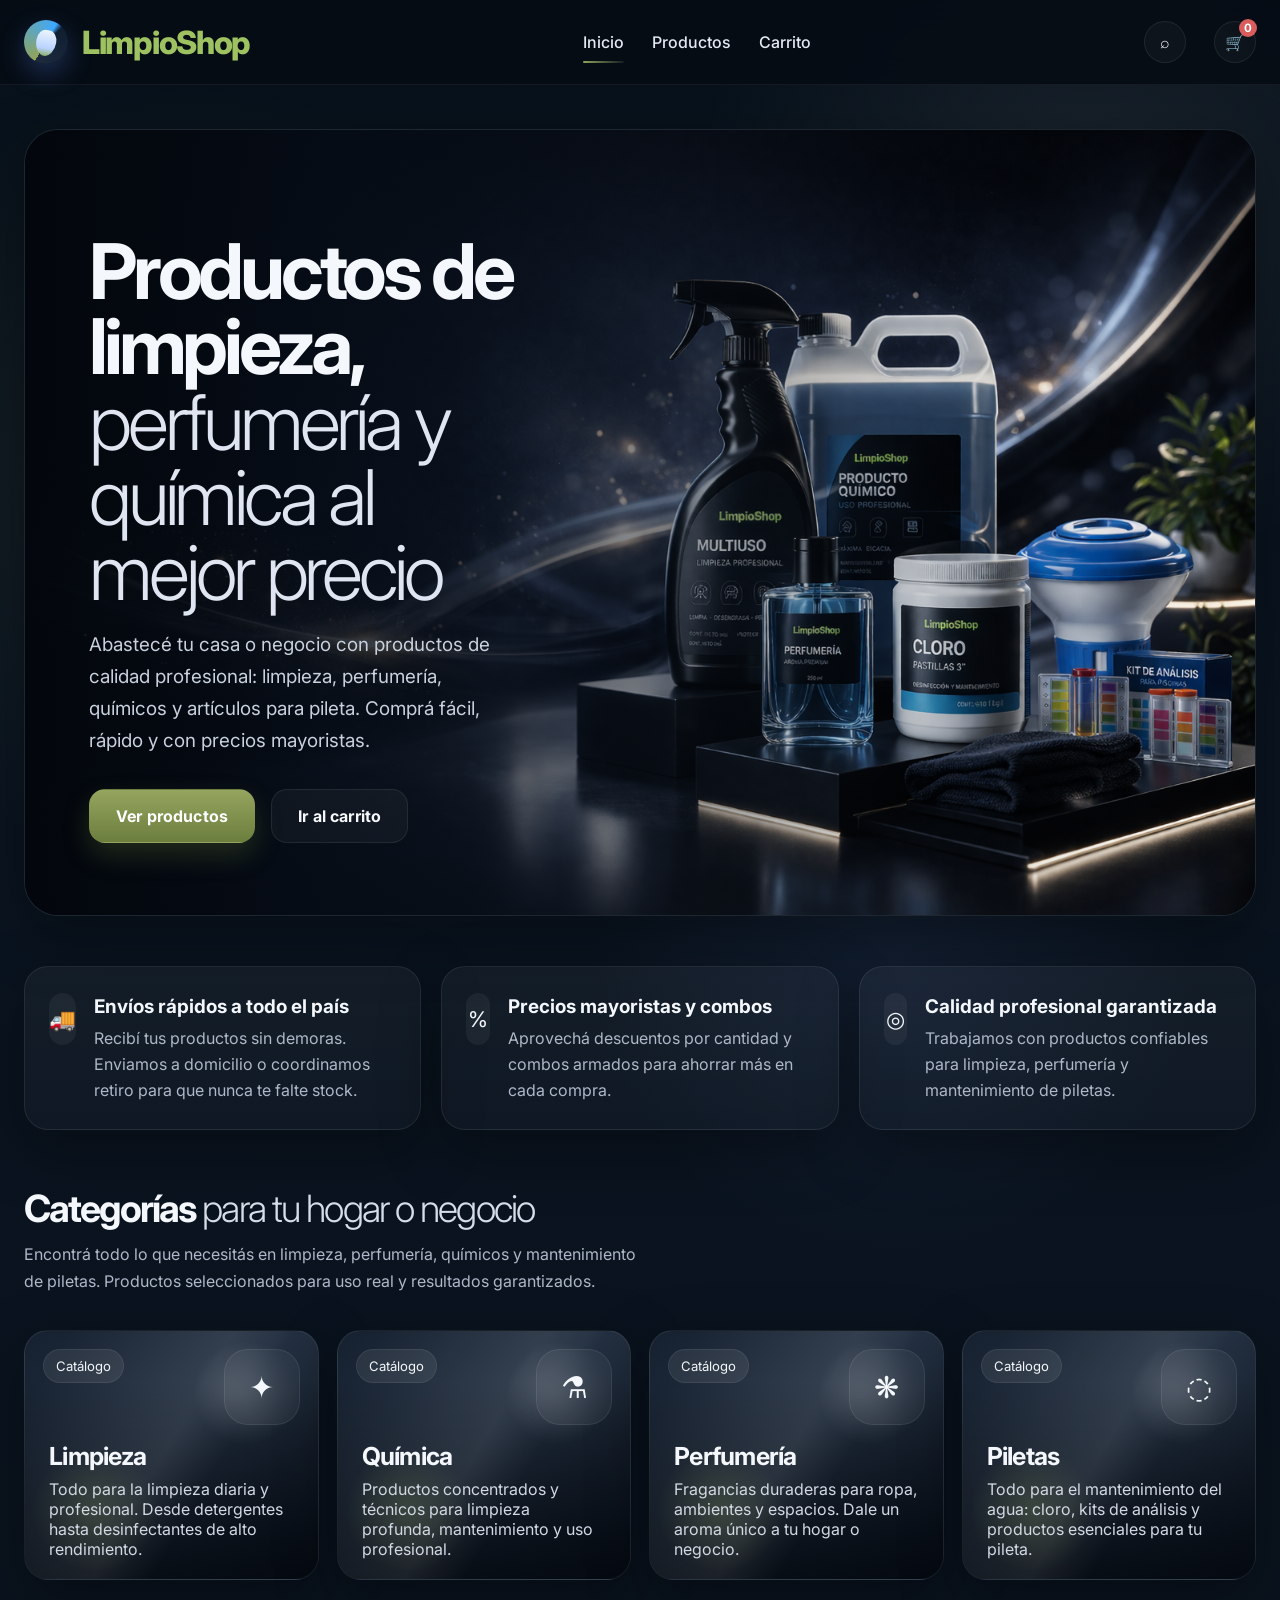
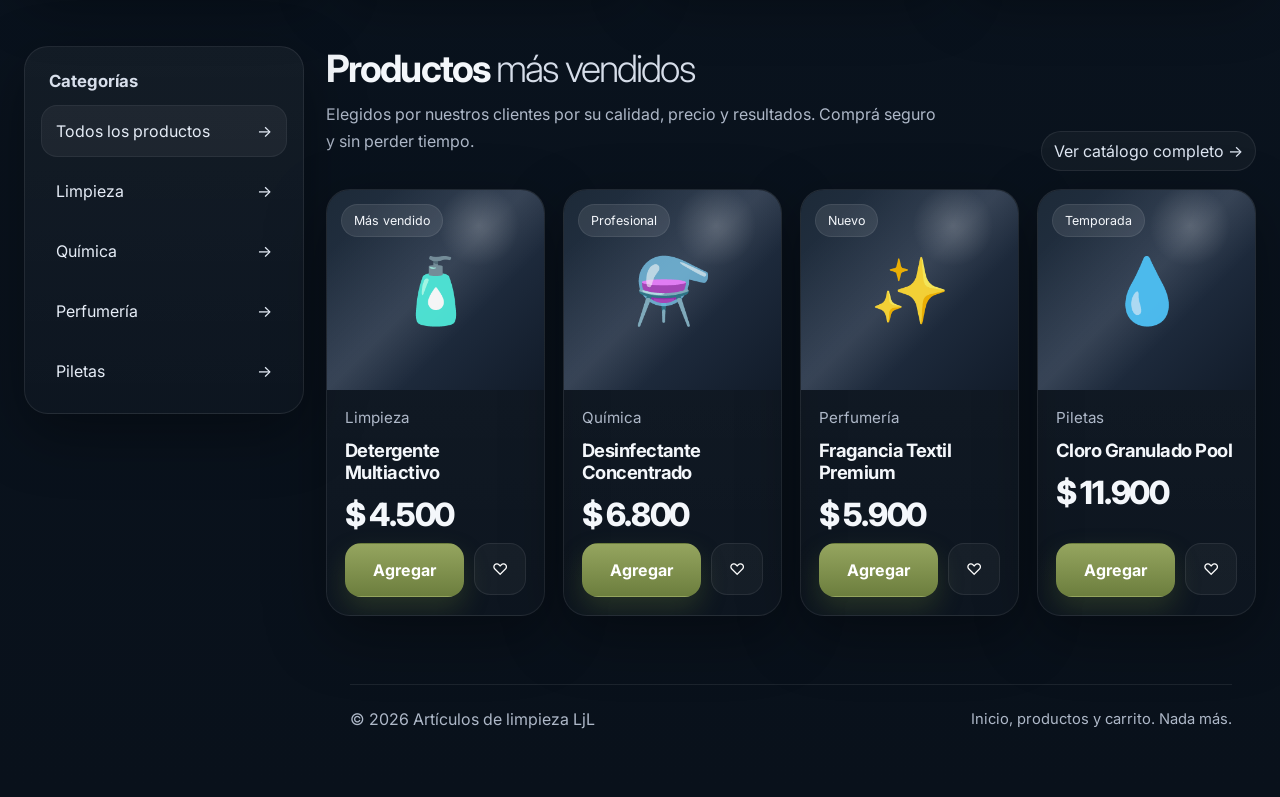
<file: index.html>
<!DOCTYPE html>
<html lang="es">
<head>
  <meta charset="UTF-8" />
  <meta name="viewport" content="width=device-width, initial-scale=1.0" />
  <title>Artículos de limpieza LjL | Inicio</title>
  <link rel="preconnect" href="https://fonts.googleapis.com">
  <link rel="preconnect" href="https://fonts.gstatic.com" crossorigin>
  <link href="https://fonts.googleapis.com/css2?family=Inter:wght@300;400;500;600;700;800&display=swap" rel="stylesheet">
  <link rel="stylesheet" href="style.css" />
</head>
<body>
  <header class="topbar">
    <div class="container nav">
      <a class="brand" href="index.html">
        <span class="brand-mark"></span>
        <span>Limpio<span>Shop</span></span>
      </a>

      <nav class="nav-links">
        <a href="index.html" class="active">Inicio</a>
        <a href="productos.html">Productos</a>
        <a href="carrito.html">Carrito</a>
      </nav>

      <div class="nav-actions">
        <a class="icon-btn" href="productos.html" aria-label="Buscar">⌕</a>
        <a class="icon-btn cart-badge" href="carrito.html" aria-label="Carrito">🛒 <b data-cart-count>0</b></a>
      </div>
    </div>
  </header>

  <main>
    <section class="hero">
      <div class="container">
        <div class="hero-box">
          <img src="img/hero.png" alt="Hero LimpioShop" class="hero-image" />

          <div class="hero-overlay"></div>

          <div class="hero-content">
            <h1>Productos de limpieza, <span> perfumería y química al mejor precio</span></h1>
            <p>
              Abastecé tu casa o negocio con productos de calidad profesional: limpieza, perfumería, químicos y artículos para pileta. Comprá fácil, rápido y con precios mayoristas.
            </p>
            <div class="hero-actions">
              <a href="productos.html" class="btn btn-primary">Ver productos</a>
              <a href="carrito.html" class="btn btn-secondary">Ir al carrito</a>
            </div>
          </div>
        </div>
      </div>
    </section>

    <section class="section">
      <div class="container feature-row">
        <article class="info-card">
          <div class="icon">🚚</div>
          <div>
            <h3>Envíos rápidos a todo el país</h3>
            <p>Recibí tus productos sin demoras. Enviamos a domicilio o coordinamos retiro para que nunca te falte stock.</p>
          </div>
        </article>
        <article class="info-card">
          <div class="icon">%</div>
          <div>
            <h3>Precios mayoristas y combos</h3>
            <p>Aprovechá descuentos por cantidad y combos armados para ahorrar más en cada compra.</p>
          </div>
        </article>
        <article class="info-card">
          <div class="icon">◎</div>
          <div>
            <h3>Calidad profesional garantizada</h3>
            <p>Trabajamos con productos confiables para limpieza, perfumería y mantenimiento de piletas.</p>
          </div>
        </article>
      </div>
    </section>

    <section class="section">
      <div class="container">
        <div class="section-header">
          <div>
            <h2 class="section-title">Categorías <span>para tu hogar o negocio</span></h2>
            <p class="section-sub">Encontrá todo lo que necesitás en limpieza, perfumería, químicos y mantenimiento de piletas. Productos seleccionados para uso real y resultados garantizados.</p>
          </div>
        </div>

        <div class="category-grid">
          <article class="category-card">
            <span class="chip">Catálogo</span>
            <div class="category-symbol">✦</div>
            <div class="label">
              <h3>Limpieza</h3>
              <p>Todo para la limpieza diaria y profesional. Desde detergentes hasta desinfectantes de alto rendimiento.</p>
            </div>
          </article>
          <article class="category-card">
            <span class="chip">Catálogo</span>
            <div class="category-symbol">⚗</div>
            <div class="label">
              <h3>Química</h3>
              <p>Productos concentrados y técnicos para limpieza profunda, mantenimiento y uso profesional.</p>
            </div>
          </article>
          <article class="category-card">
            <span class="chip">Catálogo</span>
            <div class="category-symbol">❋</div>
            <div class="label">
              <h3>Perfumería</h3>
              <p>Fragancias duraderas para ropa, ambientes y espacios. Dale un aroma único a tu hogar o negocio.</p>
            </div>
          </article>
          <article class="category-card">
            <span class="chip">Catálogo</span>
            <div class="category-symbol">◌</div>
            <div class="label">
              <h3>Piletas</h3>
              <p>Todo para el mantenimiento del agua: cloro, kits de análisis y productos esenciales para tu pileta.</p>
            </div>
          </article>
        </div>
      </div>
    </section>

    <section class="section">
      <div class="container products-layout">
        <aside class="sidebar">
          <h3>Categorías</h3>
          <div class="filter-list">
            <a class="filter-link active" href="productos.html"><span>Todos los productos</span><span>→</span></a>
            <a class="filter-link" href="productos.html"><span>Limpieza</span><span>→</span></a>
            <a class="filter-link" href="productos.html"><span>Química</span><span>→</span></a>
            <a class="filter-link" href="productos.html"><span>Perfumería</span><span>→</span></a>
            <a class="filter-link" href="productos.html"><span>Piletas</span><span>→</span></a>
          </div>
        </aside>

        <div>
          <div class="section-header">
            <div>
              <h2 class="section-title">Productos <span>más vendidos</span></h2>
              <p class="section-sub">Elegidos por nuestros clientes por su calidad, precio y resultados. Comprá seguro y sin perder tiempo.</p>
            </div>
            <a href="productos.html" class="tag">Ver catálogo completo →</a>
          </div>

          <div class="product-grid" id="featured-grid"></div>

        
  <footer class="footer">
    <div class="container footer-box">
      <div>© 2026 Artículos de limpieza LjL</div>
      <div class="small">Inicio, productos y carrito. Nada más.</div>
    </div>
  </footer>

  <script src="app.js"></script>
</body>
</html>
</file>
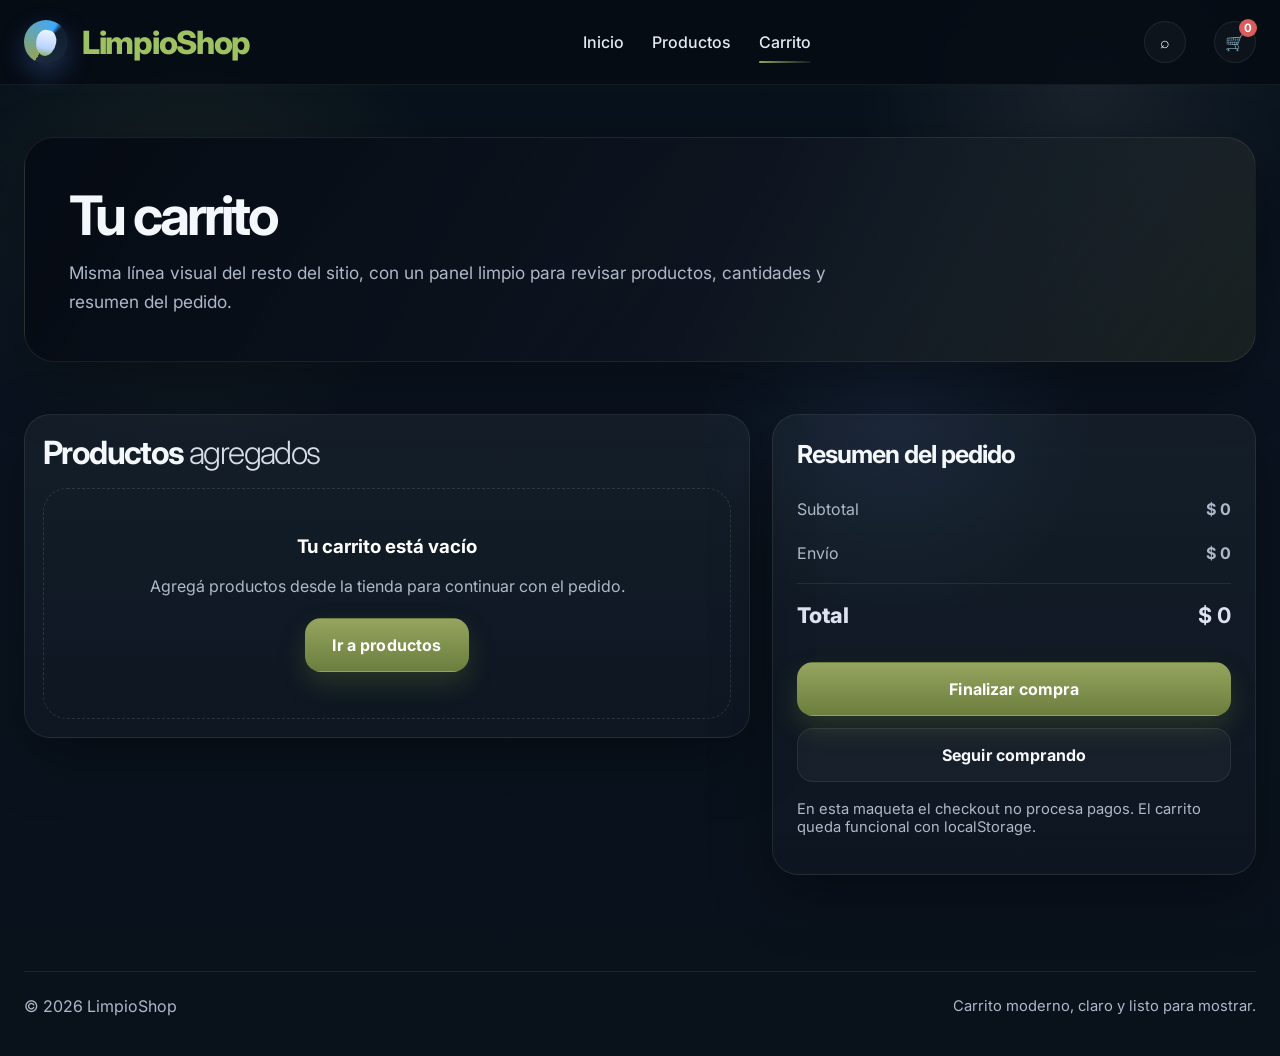
<file: carrito.html>
<!DOCTYPE html>
<html lang="es">
<head>
  <meta charset="UTF-8" />
  <meta name="viewport" content="width=device-width, initial-scale=1.0" />
  <title>LimpioShop | Carrito</title>
  <link rel="preconnect" href="https://fonts.googleapis.com">
  <link rel="preconnect" href="https://fonts.gstatic.com" crossorigin>
  <link href="https://fonts.googleapis.com/css2?family=Inter:wght@300;400;500;600;700;800&display=swap" rel="stylesheet">
  <link rel="stylesheet" href="style.css" />
</head>
<body>
  <header class="topbar">
    <div class="container nav">
      <a class="brand" href="index.html">
        <span class="brand-mark"></span>
        <span>Limpio<span>Shop</span></span>
      </a>

      <nav class="nav-links">
        <a href="index.html">Inicio</a>
        <a href="productos.html">Productos</a>
        <a href="carrito.html" class="active">Carrito</a>
      </nav>

      <div class="nav-actions">
        <a class="icon-btn" href="productos.html" aria-label="Buscar">⌕</a>
        <a class="icon-btn cart-badge" href="carrito.html" aria-label="Carrito">🛒 <b data-cart-count>0</b></a>
      </div>
    </div>
  </header>

  <main>
    <section class="page-hero">
      <div class="container">
        <div class="page-hero-box">
          <h1>Tu carrito</h1>
          <p>Misma línea visual del resto del sitio, con un panel limpio para revisar productos, cantidades y resumen del pedido.</p>
        </div>
      </div>
    </section>

    <section class="section">
      <div class="container cart-layout">
        <div class="cart-panel">
          <div class="section-header" style="margin:0 0 16px">
            <div>
              <h2 class="section-title" style="font-size:2rem">Productos <span>agregados</span></h2>
            </div>
          </div>
          <div id="cart-items"></div>
        </div>

        <aside class="summary-panel">
          <h3>Resumen del pedido</h3>
          <div class="summary-row muted"><span>Subtotal</span><strong id="subtotal">$0</strong></div>
          <div class="summary-row muted"><span>Envío</span><strong id="shipping">$0</strong></div>
          <div class="summary-row total"><span>Total</span><strong id="total">$0</strong></div>
          <div style="display:grid;gap:12px;margin-top:22px">
            <button class="btn btn-primary">Finalizar compra</button>
            <a href="productos.html" class="btn btn-secondary">Seguir comprando</a>
          </div>
          <p class="small" style="margin-top:18px">En esta maqueta el checkout no procesa pagos. El carrito queda funcional con localStorage.</p>
        </aside>
      </div>
    </section>
  </main>

  <footer class="footer">
    <div class="container footer-box">
      <div>© 2026 LimpioShop</div>
      <div class="small">Carrito moderno, claro y listo para mostrar.</div>
    </div>
  </footer>

  <script src="app.js"></script>
</body>
</html>
</file>
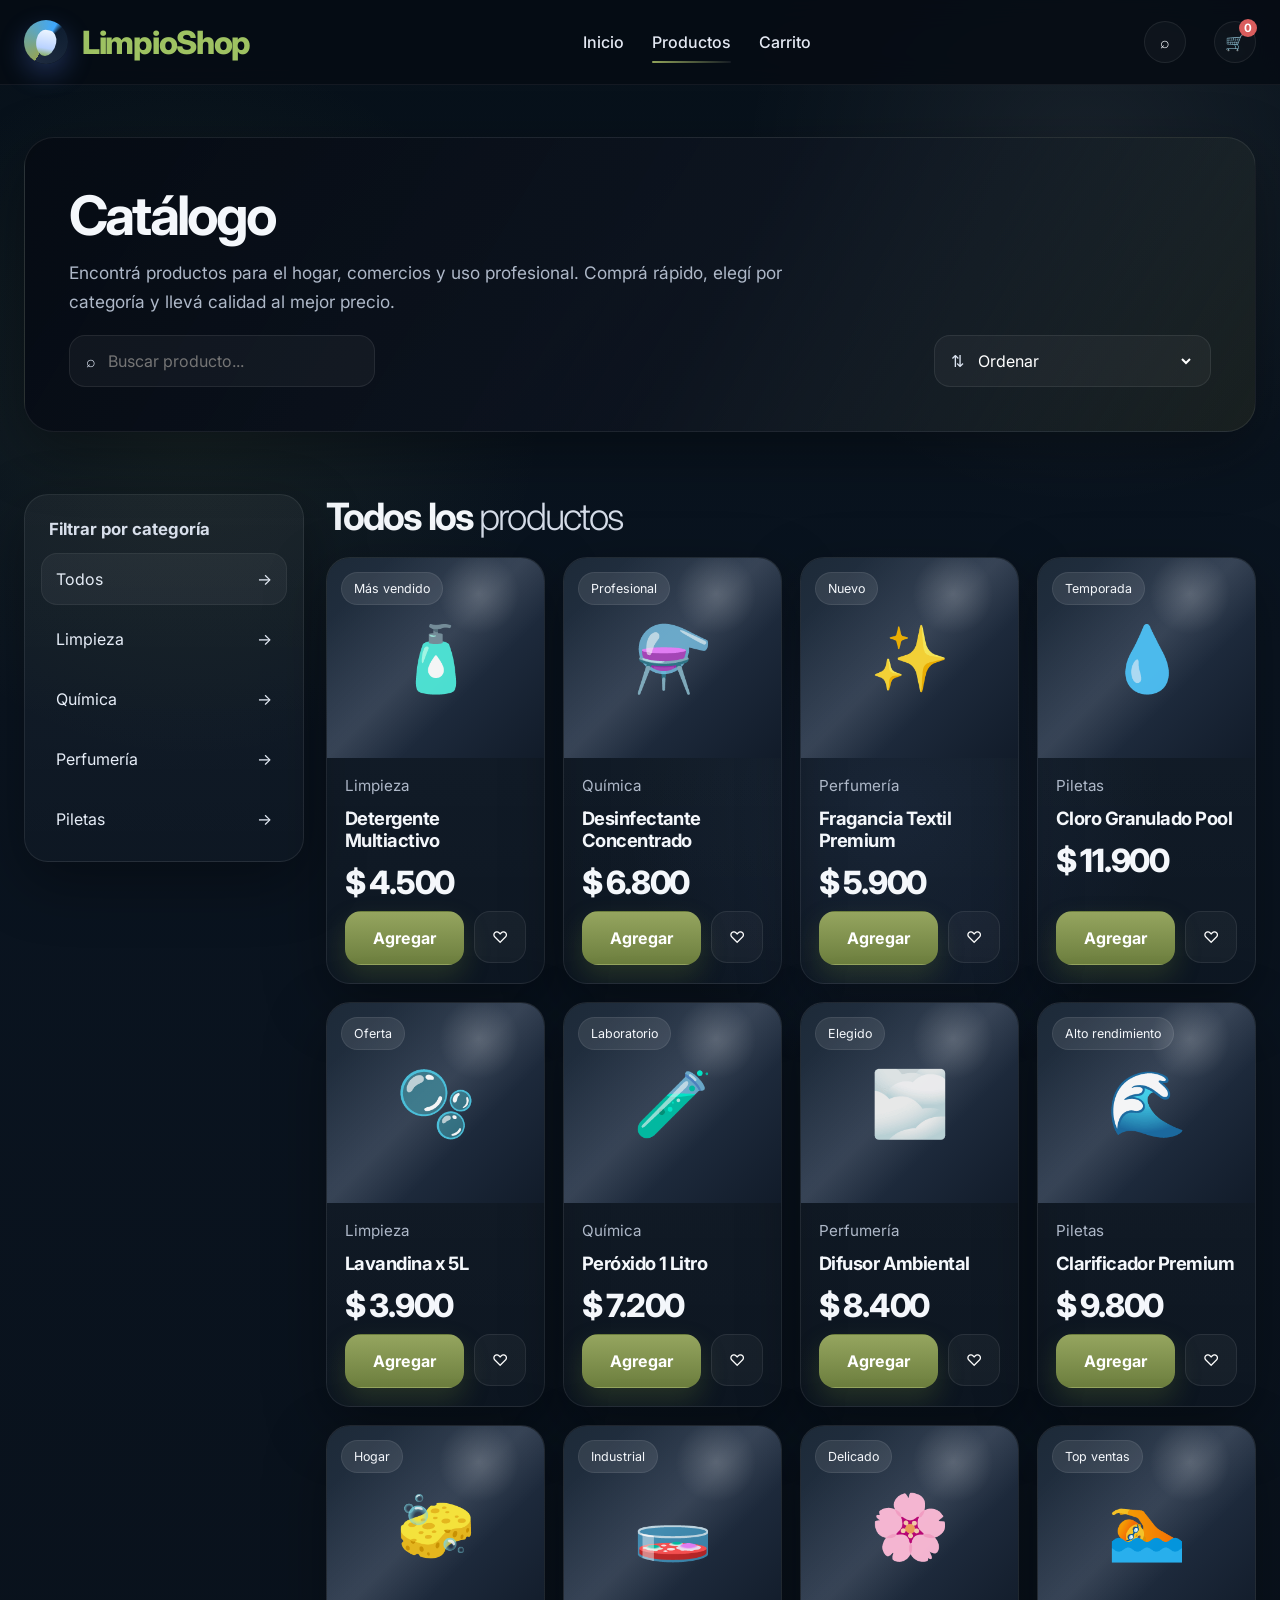
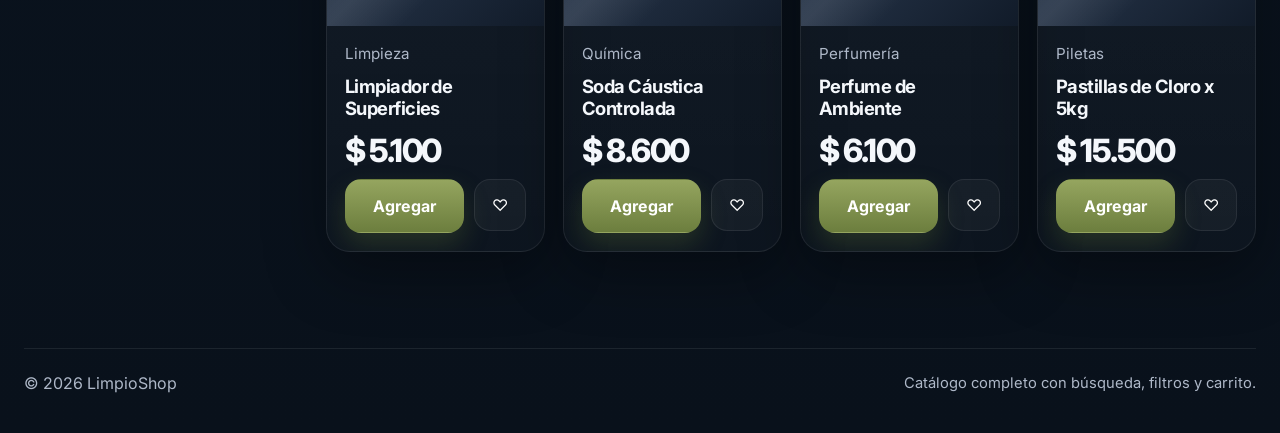
<file: productos.html>
<!DOCTYPE html>
<html lang="es">
<head>
  <meta charset="UTF-8" />
  <meta name="viewport" content="width=device-width, initial-scale=1.0" />
  <title>LimpioShop | Productos</title>
  <link rel="preconnect" href="https://fonts.googleapis.com">
  <link rel="preconnect" href="https://fonts.gstatic.com" crossorigin>
  <link href="https://fonts.googleapis.com/css2?family=Inter:wght@300;400;500;600;700;800&display=swap" rel="stylesheet">
  <link rel="stylesheet" href="style.css" />
</head>
<body>
  <header class="topbar">
    <div class="container nav">
      <a class="brand" href="index.html">
        <span class="brand-mark"></span>
        <span>Limpio<span>Shop</span></span>
      </a>

      <nav class="nav-links">
        <a href="index.html">Inicio</a>
        <a href="productos.html" class="active">Productos</a>
        <a href="carrito.html">Carrito</a>
      </nav>

      <div class="nav-actions">
        <a class="icon-btn" href="productos.html" aria-label="Buscar">⌕</a>
        <a class="icon-btn cart-badge" href="carrito.html" aria-label="Carrito">🛒 <b data-cart-count>0</b></a>
      </div>
    </div>
  </header>

  <main>
    <section class="page-hero">
      <div class="container">
        <div class="page-hero-box">
          <h1>Catálogo</h1>
          <p>Encontrá productos para el hogar, comercios y uso profesional. Comprá rápido, elegí por categoría y llevá calidad al mejor precio.</p>
          <div class="toolbar">
            <div class="search-box">
              <span>⌕</span>
              <input id="search-input" type="text" placeholder="Buscar producto..." />
            </div>
            <div class="sort-box">
              <span>⇅</span>
              <select id="sort-select">
                <option value="default">Ordenar</option>
                <option value="name">Nombre</option>
                <option value="price-asc">Precio: menor a mayor</option>
                <option value="price-desc">Precio: mayor a menor</option>
              </select>
            </div>
          </div>
        </div>
      </div>
    </section>

    <section class="section">
      <div class="container products-layout">
        <aside class="sidebar">
          <h3>Filtrar por categoría</h3>
          <div class="filter-list">
            <a href="#" class="filter-link active" data-filter="all"><span>Todos</span><span>→</span></a>
            <a href="#" class="filter-link" data-filter="limpieza"><span>Limpieza</span><span>→</span></a>
            <a href="#" class="filter-link" data-filter="quimica"><span>Química</span><span>→</span></a>
            <a href="#" class="filter-link" data-filter="perfumeria"><span>Perfumería</span><span>→</span></a>
            <a href="#" class="filter-link" data-filter="piletas"><span>Piletas</span><span>→</span></a>
          </div>
        </aside>

        <div>
          <div class="section-header">
            <div>
              <h2 class="section-title">Todos los <span>productos</span></h2>
            </div>
          </div>
          <div class="product-grid" id="products-grid"></div>
        </div>
      </div>
    </section>
  </main>

  <footer class="footer">
    <div class="container footer-box">
      <div>© 2026 LimpioShop</div>
      <div class="small">Catálogo completo con búsqueda, filtros y carrito.</div>
    </div>
  </footer>

  <script src="app.js"></script>
</body>
</html>
</file>
<file: style.css>
:root{
  --bg:#08101a;
  --bg-2:#0d1624;
  --panel:#111c2b;
  --panel-2:#0d1826;
  --border:rgba(255,255,255,.08);
  --text:#f4f7fb;
  --muted:#aeb8c8;
  --accent:#91a35a;
  --accent-2:#c8d88b;
  --shadow:0 20px 60px rgba(0,0,0,.35);
  --radius:22px;
  --radius-sm:16px;
  --container:min(1280px, calc(100% - 48px));
}
*{box-sizing:border-box}
html{scroll-behavior:smooth}
body{
  margin:0;
  font-family:Inter,Segoe UI,Arial,sans-serif;
  color:var(--text);
  background:
    radial-gradient(circle at 15% 20%, rgba(141,163,90,.10), transparent 18%),
    radial-gradient(circle at 85% 8%, rgba(255,255,255,.07), transparent 16%),
    radial-gradient(circle at 70% 40%, rgba(120,160,255,.08), transparent 18%),
    linear-gradient(180deg,#07111a 0%,#0a1420 32%,#09111b 100%);
  min-height:100vh;
}
a{text-decoration:none;color:inherit}
img{max-width:100%;display:block}
button{font:inherit}
.container{width:var(--container);margin:auto}
.topbar{
  position:sticky;top:0;z-index:50;
  background:rgba(6,12,20,.88);
  backdrop-filter:blur(14px);
  border-bottom:1px solid rgba(255,255,255,.06);
}
.nav{
  display:flex;align-items:center;justify-content:space-between;gap:22px;
  min-height:84px;
}
.brand{
  display:flex;align-items:center;gap:14px;font-weight:800;font-size:2rem;letter-spacing:-.04em;
}
.brand-mark{
  width:44px;height:44px;border-radius:50%;
  background:conic-gradient(from 210deg,var(--accent),#3ea8ff 50%,#0f1e31 55%,#1e2b3f 100%);
  position:relative;box-shadow:0 10px 26px rgba(96,143,255,.28);
}
.brand-mark::after{
  content:"";position:absolute;inset:10px 12px 8px 12px;border-radius:60% 60% 70% 70%/60% 60% 80% 80%;
  background:linear-gradient(180deg,#ecf5ff,#b9d2ff 70%,#8db26a);
  transform:rotate(10deg);
}
.brand span:last-child{color:#9ec262}
.nav-links, .nav-actions{display:flex;align-items:center;gap:28px}
.nav-links a{color:#e4e9f3;font-weight:500;position:relative}
.nav-links a.active::after,
.nav-links a:hover::after{
  content:"";position:absolute;left:0;right:0;bottom:-11px;height:2px;border-radius:999px;
  background:linear-gradient(90deg,var(--accent),#fff1);
}
.icon-btn{
  width:42px;height:42px;border-radius:50%;display:grid;place-items:center;
  border:1px solid rgba(255,255,255,.08);background:rgba(255,255,255,.03);color:#f6f8fc;
}
.cart-badge{position:relative}
.cart-badge b{
  position:absolute;right:-2px;top:-3px;width:18px;height:18px;border-radius:50%;background:#d95d5d;color:#fff;
  font-size:.72rem;display:grid;place-items:center
}
.hero{
  padding:44px 0 28px;
}
.hero-box{
  position:relative;
  overflow:hidden;
  min-height:540px;
  border-radius:34px;
  border:1px solid rgba(255,255,255,.08);
  background:#0b131d;
  box-shadow:var(--shadow);
}
.hero-image{
  position:absolute;
  inset:0;
  width:100%;
  height:100%;
  object-fit:cover;
  object-position:center right;
  z-index:1;
}
.hero-overlay{
  position:absolute;
  inset:0;
  z-index:2;
  background:
    linear-gradient(90deg, rgba(3,7,13,.92) 0%, rgba(6,13,23,.84) 26%, rgba(8,15,24,.46) 52%, rgba(8,15,24,.12) 72%, rgba(8,15,24,0) 100%);
}
.hero-content{
  position:relative;
  z-index:3;
  max-width:560px;
  padding:86px 64px 72px;
}
.eyebrow{
  display:inline-flex;gap:8px;align-items:center;padding:10px 14px;border-radius:999px;border:1px solid rgba(255,255,255,.08);background:rgba(255,255,255,.03);color:#dbe3f0;font-size:.92rem
}
.hero h1{font-size:clamp(3rem,6vw,5.2rem);line-height:.98;letter-spacing:-.055em;margin:18px 0}
.hero h1 span{color:#dfe6f2;font-weight:300}
.hero p{font-size:1.18rem;line-height:1.7;color:#c9d1de;max-width:520px}
.hero-actions{display:flex;gap:16px;margin-top:32px;flex-wrap:wrap}
.btn{
  display:inline-flex;align-items:center;justify-content:center;gap:10px;padding:16px 26px;border-radius:16px;
  border:1px solid transparent;font-weight:700;letter-spacing:.01em;transition:.25s ease;cursor:pointer;
}
.btn-primary{background:linear-gradient(180deg,#95a55f,#6c7e3e);color:white;box-shadow:0 12px 26px rgba(110,134,55,.25)}
.btn-primary:hover{transform:translateY(-2px);filter:brightness(1.05)}
.btn-secondary{background:rgba(255,255,255,.04);border-color:rgba(255,255,255,.08);color:#f6f8fc}
.btn-secondary:hover{transform:translateY(-2px);background:rgba(255,255,255,.07)}
.section{padding:28px 0}
.feature-row,
.service-row{
  display:grid;grid-template-columns:repeat(3,1fr);gap:20px;margin-top:-6px;
}
.info-card{
  border:1px solid var(--border);background:linear-gradient(180deg,rgba(255,255,255,.045),rgba(255,255,255,.022));
  border-radius:24px;padding:26px 24px;display:flex;gap:18px;align-items:flex-start;box-shadow:var(--shadow)
}
.info-card .icon{width:52px;height:52px;border-radius:16px;background:rgba(255,255,255,.05);display:grid;place-items:center;font-size:1.35rem}
.info-card h3{margin:2px 0 8px;font-size:1.18rem}
.info-card p{margin:0;color:var(--muted);line-height:1.6}
.section-header{display:flex;align-items:end;justify-content:space-between;gap:18px;margin-bottom:18px}
.section-title{font-size:2.35rem;letter-spacing:-.05em;margin:0}
.section-title span{font-weight:300;color:#d6dde9}
.section-sub{color:var(--muted);max-width:620px;line-height:1.7;margin-top:10px}
.category-grid{display:grid;grid-template-columns:repeat(4,1fr);gap:18px}
.category-card{
  position:relative;height:250px;border-radius:24px;overflow:hidden;border:1px solid var(--border);box-shadow:var(--shadow);
  background:
    linear-gradient(180deg, transparent 20%, rgba(3,8,14,.82) 100%),
    radial-gradient(circle at 75% 25%, rgba(255,255,255,.20), transparent 18%),
    linear-gradient(135deg,#162130,#243142 48%,#0b121c 100%);
}
.category-card::before{
  content:"";position:absolute;inset:0;background:
    linear-gradient(120deg, transparent 10%, rgba(255,255,255,.08) 48%, transparent 62%),
    radial-gradient(circle at 24% 72%, rgba(144,163,90,.22), transparent 22%);
}
.category-card .label{position:absolute;left:24px;right:24px;bottom:20px;z-index:2}
.category-card h3{margin:0 0 8px;font-size:1.55rem;letter-spacing:-.03em}
.category-card p{margin:0;color:#d2d9e5}
.category-card .chip{position:absolute;top:18px;left:18px;z-index:2;padding:8px 12px;border-radius:999px;font-size:.82rem;background:rgba(255,255,255,.08);border:1px solid rgba(255,255,255,.07)}
.category-symbol{
  position:absolute;right:18px;top:18px;width:76px;height:76px;border-radius:24px;background:rgba(255,255,255,.045);border:1px solid rgba(255,255,255,.08);
  display:grid;place-items:center;font-size:1.9rem;backdrop-filter:blur(10px);z-index:2
}
.products-layout{display:grid;grid-template-columns:280px 1fr;gap:22px;margin-top:10px}
.sidebar{
  border:1px solid var(--border);border-radius:24px;background:linear-gradient(180deg,rgba(255,255,255,.045),rgba(255,255,255,.02));
  padding:16px;box-shadow:var(--shadow);height:max-content;position:sticky;top:110px;
}
.sidebar h3{margin:8px 8px 14px;font-size:1.05rem;color:#d8dfeb}
.filter-list{display:grid;gap:8px}
.filter-link{
  display:flex;justify-content:space-between;align-items:center;padding:15px 14px;border-radius:16px;color:#e6edf7;
  background:transparent;border:1px solid transparent;transition:.2s ease
}
.filter-link:hover,.filter-link.active{background:rgba(255,255,255,.05);border-color:rgba(255,255,255,.06)}
.product-grid{display:grid;grid-template-columns:repeat(4,1fr);gap:18px}
.product-card{
  border-radius:24px;overflow:hidden;border:1px solid var(--border);background:linear-gradient(180deg,rgba(255,255,255,.045),rgba(255,255,255,.02));
  box-shadow:var(--shadow);display:flex;flex-direction:column;min-height:100%;transition:.25s ease
}
.product-card:hover{transform:translateY(-4px);border-color:rgba(255,255,255,.15)}
.product-media{
  height:200px;position:relative;overflow:hidden;
  background:
    radial-gradient(circle at 70% 18%, rgba(255,255,255,.18), transparent 18%),
    linear-gradient(135deg,#1d2a38,#243246 45%,#111b29 100%);
}
.product-media::before{content:"";position:absolute;inset:0;background:linear-gradient(135deg, transparent 15%, rgba(255,255,255,.09) 48%, transparent 66%)}
.product-badge{position:absolute;top:14px;left:14px;padding:8px 12px;border-radius:999px;font-size:.78rem;background:rgba(255,255,255,.09);border:1px solid rgba(255,255,255,.08)}
.product-icon{position:absolute;inset:0;display:grid;place-items:center;font-size:4rem;opacity:.95}
.product-body{padding:18px;display:flex;flex-direction:column;gap:12px;flex:1}
.product-title{font-size:1.15rem;font-weight:700;letter-spacing:-.03em;margin:0}
.product-cat{color:var(--muted);font-size:.95rem}
.product-price{font-size:2rem;line-height:1;font-weight:800;letter-spacing:-.04em;margin-top:4px}
.product-actions{display:flex;gap:10px;margin-top:auto}
.icon-square{width:52px;height:52px;border-radius:16px;border:1px solid rgba(255,255,255,.08);background:rgba(255,255,255,.04);display:grid;place-items:center;color:#fff}
.promo-banner{
  margin:20px 0 8px;padding:32px;border-radius:30px;border:1px solid var(--border);
  background:linear-gradient(120deg,rgba(15,25,36,.95),rgba(19,29,41,.80) 50%, rgba(145,163,90,.12));box-shadow:var(--shadow);
  display:flex;justify-content:space-between;gap:30px;align-items:center;flex-wrap:wrap;
}
.promo-banner h3{font-size:2rem;letter-spacing:-.05em;margin:0 0 8px}
.promo-banner p{margin:0;color:var(--muted);line-height:1.7;max-width:640px}
.page-hero{
  padding:52px 0 24px;
}
.page-hero-box{
  border-radius:30px;border:1px solid var(--border);padding:44px;background:
    linear-gradient(120deg, rgba(5,10,18,.94), rgba(10,16,26,.86) 55%, rgba(145,163,90,.10)),
    linear-gradient(135deg,#101b29,#1c2b3d 48%,#0a1018 100%);
  box-shadow:var(--shadow)
}
.page-hero h1{font-size:3.4rem;letter-spacing:-.055em;margin:0 0 10px}
.page-hero p{margin:0;color:var(--muted);font-size:1.08rem;line-height:1.7;max-width:760px}
.toolbar{
  display:flex;justify-content:space-between;align-items:center;gap:16px;flex-wrap:wrap;margin:18px 0 0;
}
.search-box,.sort-box{
  display:flex;align-items:center;gap:10px;padding:14px 16px;border-radius:16px;border:1px solid var(--border);
  background:rgba(255,255,255,.04);color:#dbe3f0
}
.search-box input,.sort-box select{
  background:transparent;border:none;outline:none;color:#fff;font:inherit;min-width:220px
}
.sort-box select option{background:#0f1826}
.cart-layout{display:grid;grid-template-columns:1.2fr .8fr;gap:22px;align-items:start}
.cart-panel,.summary-panel{
  border-radius:26px;border:1px solid var(--border);background:linear-gradient(180deg,rgba(255,255,255,.045),rgba(255,255,255,.02));
  box-shadow:var(--shadow)
}
.cart-panel{padding:18px}
.summary-panel{padding:24px;position:sticky;top:110px}
.cart-item{
  display:grid;grid-template-columns:110px 1fr auto;gap:16px;align-items:center;padding:16px;border-radius:20px;
  border:1px solid rgba(255,255,255,.07);background:rgba(255,255,255,.025)
}
.cart-item + .cart-item{margin-top:14px}
.cart-thumb{
  height:100px;border-radius:18px;position:relative;overflow:hidden;background:
    radial-gradient(circle at 70% 18%, rgba(255,255,255,.16), transparent 18%),
    linear-gradient(135deg,#1d2a38,#243246 45%,#111b29 100%)
}
.cart-thumb::before{content:"";position:absolute;inset:0;background:linear-gradient(135deg, transparent 15%, rgba(255,255,255,.08) 48%, transparent 66%)}
.cart-thumb span{position:absolute;inset:0;display:grid;place-items:center;font-size:2.5rem}
.qty-control{display:flex;align-items:center;gap:10px;margin-top:12px}
.qty-btn{
  width:34px;height:34px;border:none;border-radius:12px;background:rgba(255,255,255,.06);color:#fff;cursor:pointer
}
.remove-link{display:inline-block;margin-top:12px;color:#f19797;font-size:.95rem;cursor:pointer}
.summary-panel h3{font-size:1.55rem;margin:0 0 18px;letter-spacing:-.04em}
.summary-row{display:flex;justify-content:space-between;gap:16px;padding:12px 0;color:#dce3ef}
.summary-row.muted{color:var(--muted)}
.summary-row.total{padding-top:18px;margin-top:8px;border-top:1px solid rgba(255,255,255,.08);font-size:1.35rem;font-weight:800}
.empty-state{
  padding:46px 24px;text-align:center;border-radius:24px;border:1px dashed rgba(255,255,255,.12);color:var(--muted)
}
.footer{
  margin-top:40px;padding:28px 0 40px;color:var(--muted)
}
.footer-box{display:flex;justify-content:space-between;align-items:center;gap:20px;flex-wrap:wrap;border-top:1px solid rgba(255,255,255,.08);padding-top:24px}
.small{font-size:.92rem;color:var(--muted)}
.tag{display:inline-flex;align-items:center;gap:8px;padding:9px 12px;border-radius:999px;background:rgba(255,255,255,.04);border:1px solid rgba(255,255,255,.08);color:#dfe7f3}
@media (max-width: 1180px){
  .product-grid{grid-template-columns:repeat(3,1fr)}
  .category-grid{grid-template-columns:repeat(2,1fr)}
}
@media (max-width: 980px){
  .nav{min-height:74px;flex-wrap:wrap;padding:12px 0}
  .nav-links{order:3;width:100%;justify-content:center;gap:20px;padding-bottom:8px}
  .hero-content{padding:60px 28px 54px}
  .hero-box{min-height:460px}
  .hero-overlay{
    background:linear-gradient(180deg, rgba(3,7,13,.16) 0%, rgba(6,13,23,.34) 24%, rgba(8,15,24,.78) 68%, rgba(8,15,24,.94) 100%);
  }
  .hero-image{
    object-position:center;
  }
  .products-layout,.cart-layout{grid-template-columns:1fr}
  .sidebar,.summary-panel{position:static}
  .feature-row,.service-row{grid-template-columns:1fr}
  .product-grid{grid-template-columns:repeat(2,1fr)}
}
@media (max-width: 640px){
  :root{--container:min(100% - 24px, 100% - 24px)}
  .brand{font-size:1.55rem}
  .brand-mark{width:38px;height:38px}
  .nav-links{font-size:.95rem;overflow:auto;justify-content:flex-start;padding-bottom:4px}
  .hero h1{font-size:2.5rem}
  .hero p{font-size:1rem}
  .hero-actions{flex-direction:column;align-items:stretch}
  .hero-content{padding:34px 20px 28px}
  .hero-box{min-height:500px;border-radius:24px}
  .section-title{font-size:1.9rem}
  .category-grid,.product-grid{grid-template-columns:1fr}
  .page-hero h1{font-size:2.45rem}
  .toolbar{align-items:stretch}
  .search-box,.sort-box{width:100%}
  .search-box input,.sort-box select{min-width:0;width:100%}
  .cart-item{grid-template-columns:1fr}
}
</file>
